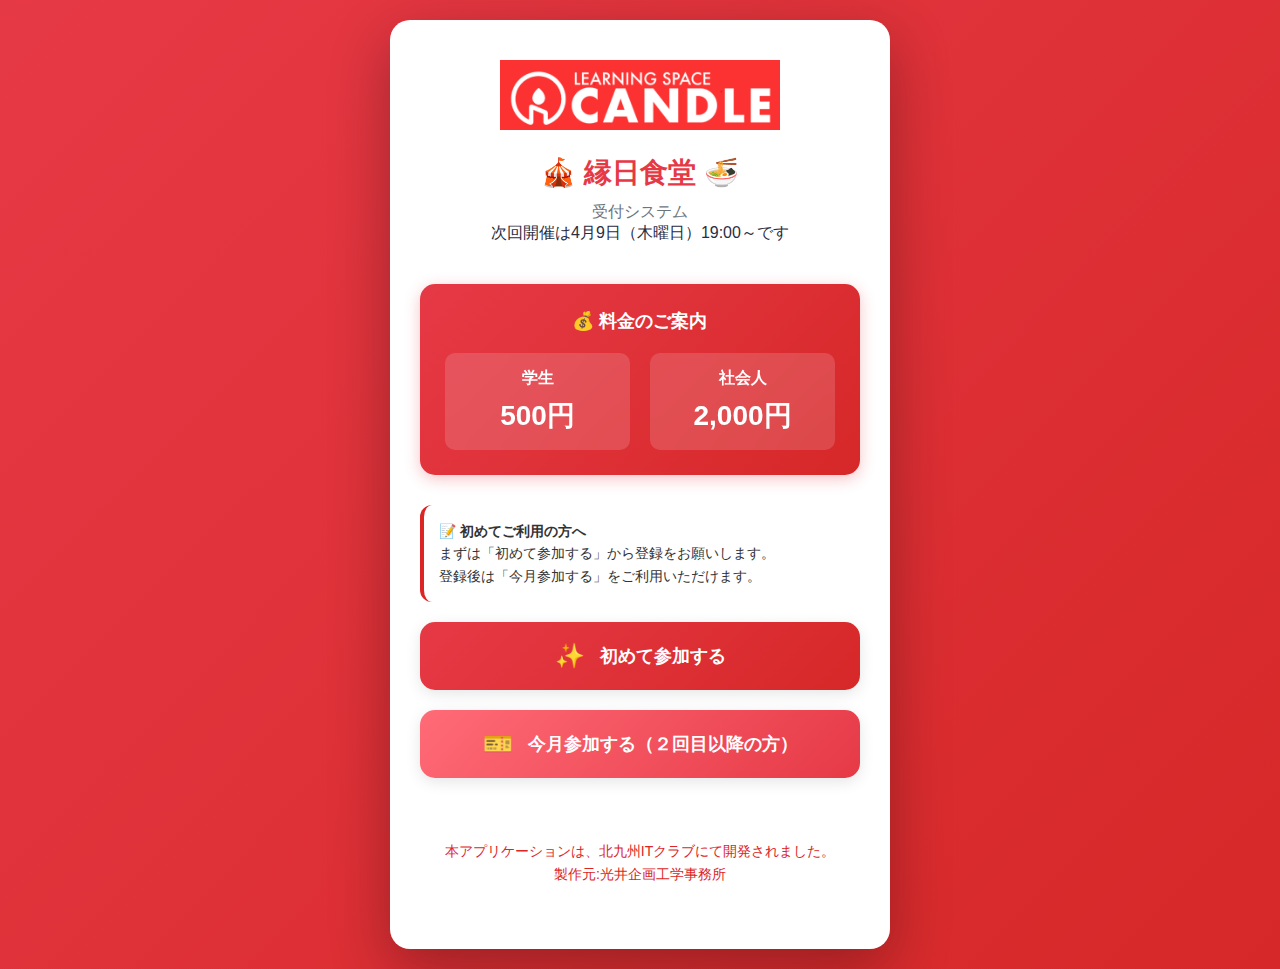
<file: index.html>
<!DOCTYPE html>
<html lang="ja">
<head>
  <meta charset="UTF-8">
  <meta name="viewport" content="width=device-width, initial-scale=1.0">
  <title>縁日食堂 受付 - CANDLE</title>
  <link rel="stylesheet" href="css_style.css">
</head>
<body>
  <div class="container">
    <header>
      <!-- CANDLEロゴ -->
      <div class="logo-container">
        <img src="candle-logo.png" alt="CANDLE LEARNING SPACE" class="candle-logo">
      </div>
      
      <h1>🎪 縁日食堂 🍜</h1>
      <p class="subtitle">受付システム</p>
      <p class="next-event">次回開催は4月9日（木曜日）19:00～です</p>
    </header>
    
    <!-- 料金案内 -->
    <div class="price-info">
      <h3>💰 料金のご案内</h3>
      <div class="price-list">
        <div class="price-item">
          <span class="category">学生</span>
          <span class="price">500円</span>
        </div>
        <div class="price-item">
          <span class="category">社会人</span>
          <span class="price">2,000円</span>
        </div>
      </div>
    </div>
    
    <!-- 初回登録案内 -->
    <div style="background-color: rgba(255, 255, 255, 0.95); border-radius: 12px; padding: 15px; margin: 20px 0; border-left: 4px solid #dc2626;">
      <p style="margin: 0; font-size: 14px; line-height: 1.6; color: #333;">
        <strong>📝 初めてご利用の方へ</strong><br>
        まずは「初めて参加する」から登録をお願いします。<br>
        登録後は「今月参加する」をご利用いただけます。
      </p>
    </div>
    
    <main>
      <a href="first.html" class="button button-primary">
        <span class="emoji">✨</span>
        <span class="text">初めて参加する</span>
      </a>
      
      <!-- ✅ 2回目以降のボタン（有効化） -->
      <a href="today.html" class="button button-secondary">
        <span class="emoji">🎫</span>
        <span class="text">今月参加する（２回目以降の方）</span>
      </a>
      
      <!-- フッター -->
      <footer style="text-align: center; padding: 20px; margin-top: 40px; color: #dc2626; font-size: 14px;">
        <p style="margin: 5px 0;">本アプリケーションは、北九州ITクラブにて開発されました。</p>
        <p style="margin: 5px 0;">製作元:光井企画工学事務所</p>
      </footer>
    </main>
  </div>
</body>
</html>
</file>
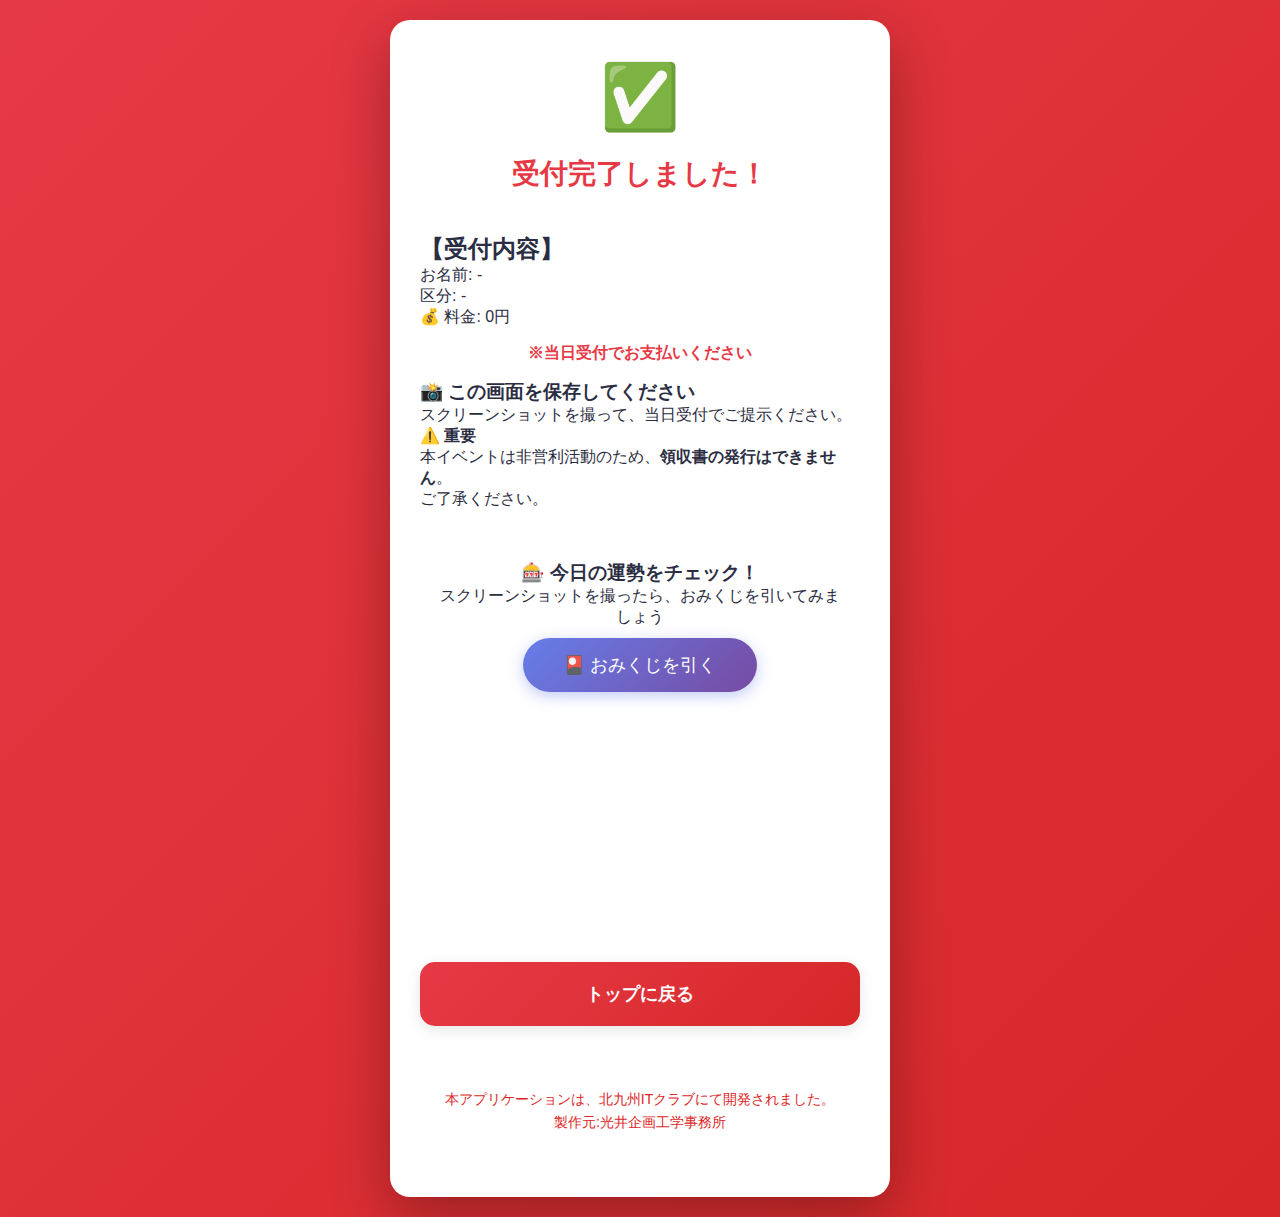
<file: complete.html>
<!DOCTYPE html>
<html lang="ja">
<head>
  <meta charset="UTF-8">
  <meta name="viewport" content="width=device-width, initial-scale=1.0">
  <title>受付完了 - 縁日食堂</title>
  <link rel="stylesheet" href="css_style.css">
  <style>
    /* おみくじ専用スタイル */
    .omikuji-section {
      margin-top: 30px;
      padding: 20px;
      background: rgba(255, 255, 255, 0.95);
      border-radius: 12px;
      text-align: center;
    }
    
    .omikuji-button {
      background: linear-gradient(135deg, #667eea 0%, #764ba2 100%);
      color: white;
      border: none;
      padding: 15px 40px;
      font-size: 18px;
      border-radius: 30px;
      cursor: pointer;
      box-shadow: 0 4px 15px rgba(102, 126, 234, 0.4);
      transition: all 0.3s ease;
      margin-top: 10px;
    }
    
    .omikuji-button:hover {
      transform: translateY(-2px);
      box-shadow: 0 6px 20px rgba(102, 126, 234, 0.6);
    }
    
    .omikuji-button:disabled {
      background: #ccc;
      cursor: not-allowed;
      transform: none;
    }
    
    .omikuji-animation {
      margin-top: 20px;
      min-height: 200px;
      display: flex;
      align-items: center;
      justify-content: center;
    }
    
    .omikuji-card {
      background: white;
      padding: 30px;
      border-radius: 15px;
      box-shadow: 0 10px 40px rgba(0,0,0,0.2);
      animation: cardAppear 0.5s ease-out;
      max-width: 300px;
    }
    
    @keyframes cardAppear {
      from {
        opacity: 0;
        transform: scale(0.8) rotateY(180deg);
      }
      to {
        opacity: 1;
        transform: scale(1) rotateY(0deg);
      }
    }
    
    .omikuji-spinning {
      font-size: 60px;
      animation: spin 0.5s linear infinite;
    }
    
    @keyframes spin {
      from { transform: rotate(0deg); }
      to { transform: rotate(360deg); }
    }
    
    .omikuji-result-title {
      font-size: 36px;
      font-weight: bold;
      margin-bottom: 15px;
      color: #dc2626;
    }
    
    .omikuji-result-message {
      font-size: 16px;
      line-height: 1.6;
      color: #333;
    }
    
    .daikichi { color: #dc2626; }
    .chukichi { color: #ea580c; }
    .shokichi { color: #f59e0b; }
    .kichi { color: #84cc16; }
    .suekichi { color: #06b6d4; }
    .kyo { color: #6366f1; }
    .daikyo { color: #9333ea; }
  </style>
</head>
<body>
  <div class="container">
    <header>
      <div class="success-icon">✅</div>
      <h1>受付完了しました！</h1>
    </header>
    
    <main>
      <div class="receipt-box">
        <h2>【受付内容】</h2>
        <div class="receipt-item">
          <span class="label">お名前:</span>
          <span class="value" id="displayName">-</span>
        </div>
        <div class="receipt-item">
          <span class="label">区分:</span>
          <span class="value" id="displayCategory">-</span>
        </div>
        <div class="divider"></div>
        <div class="receipt-item price-row">
          <span class="label">💰 料金:</span>
          <span class="value price" id="displayPrice">-</span>
        </div>
        <p class="payment-note">※当日受付でお支払いください</p>
      </div>
      
      <div class="info-box">
        <h3>📸 この画面を保存してください</h3>
        <p>スクリーンショットを撮って、当日受付でご提示ください。</p>
        <p class="warning-text">
          <strong>⚠️ 重要</strong><br>
          本イベントは非営利活動のため、<strong>領収書の発行はできません</strong>。<br>
          ご了承ください。
        </p>
      </div>
      
      <!-- 🎰 おみくじガチャセクション -->
      <div class="omikuji-section">
        <h3>🎰 今日の運勢をチェック！</h3>
        <p>スクリーンショットを撮ったら、おみくじを引いてみましょう</p>
        <button class="omikuji-button" id="omikujiBtn" onclick="drawOmikuji()">
          🎴 おみくじを引く
        </button>
        
        <div class="omikuji-animation" id="omikujiResult"></div>
      </div>
      
      <a href="index.html" class="button button-primary" style="margin-top: 30px;">
        トップに戻る
      </a>
      
      <footer style="text-align: center; padding: 20px; margin-top: 40px; color: #dc2626; font-size: 14px;">
        <p style="margin: 5px 0;">本アプリケーションは、北九州ITクラブにて開発されました。</p>
        <p style="margin: 5px 0;">製作元:光井企画工学事務所</p>
      </footer>
    </main>
  </div>
  
  <script>
    // URLパラメータから情報を取得
    const urlParams = new URLSearchParams(window.location.search);
    const name = urlParams.get('name') || '-';
    const category = urlParams.get('category') || '-';
    const price = urlParams.get('price') || '0';
    
    document.getElementById('displayName').textContent = name;
    document.getElementById('displayCategory').textContent = category;
    document.getElementById('displayPrice').textContent = parseInt(price).toLocaleString() + '円';
    
    // おみくじデータ
    const omikujiData = [
      {
        result: '大吉',
        emoji: '🌟',
        message: '今日の出会いに感謝！\n素晴らしい交流が\n生まれる予感です',
        class: 'daikichi'
      },
      {
        result: '中吉',
        emoji: '✨',
        message: '美味しい料理が\nあなたを待っています\n楽しい時間になりそう',
        class: 'chukichi'
      },
      {
        result: '小吉',
        emoji: '🎈',
        message: '新しい学びの予感\nITスキルがアップする日\n頑張りましょう',
        class: 'shokichi'
      },
      {
        result: '吉',
        emoji: '🍀',
        message: '穏やかな一日\n心地よい会話が\n弾みそうです',
        class: 'kichi'
      },
      {
        result: '末吉',
        emoji: '🌸',
        message: '小さな幸せを\n見つけられる日\nゆっくり楽しんで',
        class: 'suekichi'
      },
      {
        result: '凶',
        emoji: '☔',
        message: 'たまには\nこんな日もあります\n料理で元気出して！',
        class: 'kyo'
      },
      {
        result: '大凶',
        emoji: '🌀',
        message: 'レアな結果！\n逆に運が良いかも？\n楽しんでいきましょう',
        class: 'daikyo'
      }
    ];
    
    let hasDrawn = false;
    
    function drawOmikuji() {
      if (hasDrawn) return;
      
      const btn = document.getElementById('omikujiBtn');
      const resultDiv = document.getElementById('omikujiResult');
      
      // ボタン無効化
      btn.disabled = true;
      btn.textContent = '抽選中...';
      
      // スピニングアニメーション
      resultDiv.innerHTML = '<div class="omikuji-spinning">🎴</div>';
      
      // 2.5秒後に結果表示
      setTimeout(() => {
        const randomIndex = Math.floor(Math.random() * omikujiData.length);
        const omikuji = omikujiData[randomIndex];
        
        resultDiv.innerHTML = `
          <div class="omikuji-card">
            <div class="omikuji-result-title ${omikuji.class}">
              ${omikuji.emoji} ${omikuji.result} ${omikuji.emoji}
            </div>
            <div class="omikuji-result-message">
              ${omikuji.message.split('\n').join('<br>')}
            </div>
          </div>
        `;
        
        hasDrawn = true;
        btn.textContent = '✅ 引き済み';
      }, 2500);
    }
  </script>
</body>
</html>
</file>
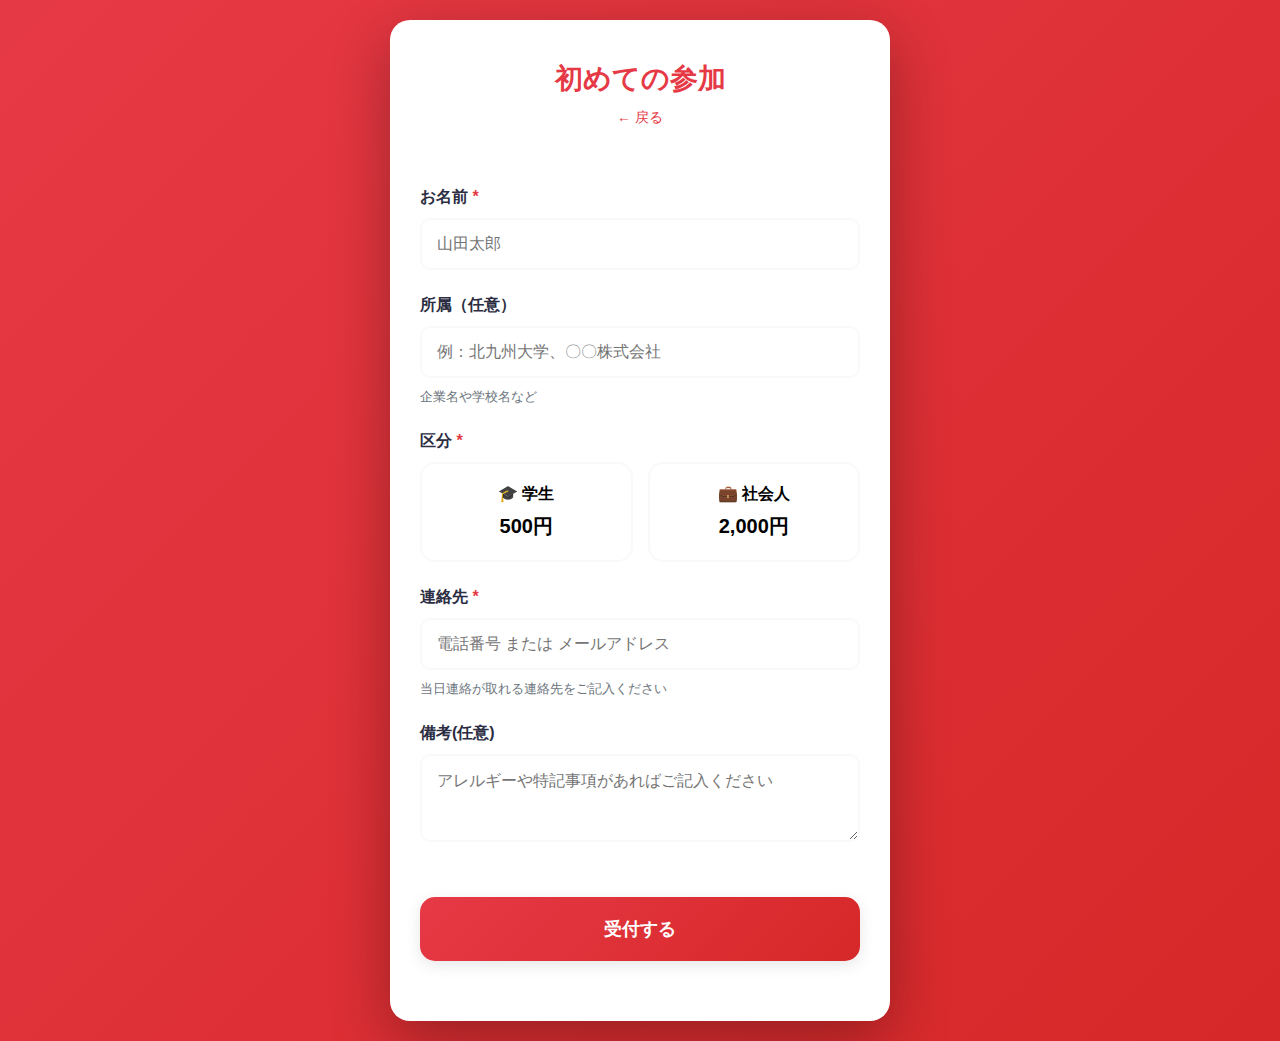
<file: first.html>
<!DOCTYPE html>
<html lang="ja">
<head>
  <meta charset="UTF-8">
  <meta name="viewport" content="width=device-width, initial-scale=1.0">
  <title>初回参加 - 縁日食堂</title>
  <link rel="stylesheet" href="css_style.css">
</head>
<body>
  <div class="container">
    <header>
      <h1>初めての参加</h1>
      <a href="index.html" class="back-link">← 戻る</a>
    </header>
    <main>
      <form id="firstForm" class="form">
        <div class="form-group">
          <label for="name">お名前 <span class="required">*</span></label>
          <input type="text" id="name" name="name" required placeholder="山田太郎">
        </div>
        
        <!-- ✅ 所属フィールド追加 -->
        <div class="form-group">
          <label for="affiliation">所属（任意）</label>
          <input type="text" id="affiliation" name="affiliation" placeholder="例：北九州大学、〇〇株式会社">
          <small>企業名や学校名など</small>
        </div>
        
        <!-- 区分選択 -->
        <div class="form-group">
          <label>区分 <span class="required">*</span></label>
          <div class="category-buttons">
            <button type="button" class="category-btn" data-category="学生" data-price="500">
              <span class="category-label">🎓 学生</span>
              <span class="category-price">500円</span>
            </button>
            <button type="button" class="category-btn" data-category="社会人" data-price="2000">
              <span class="category-label">💼 社会人</span>
              <span class="category-price">2,000円</span>
            </button>
          </div>
          <input type="hidden" id="category" name="category" required>
          <input type="hidden" id="price" name="price">
        </div>
        
        <!-- 料金表示エリア -->
        <div class="price-display" id="priceDisplay" style="display: none;">
          <div class="price-label">💰 お支払い料金</div>
          <div class="price-amount" id="totalPrice">0円</div>
          <div class="price-note">※当日受付でお支払いください</div>
        </div>
        
        <div class="form-group">
          <label for="contact">連絡先 <span class="required">*</span></label>
          <input type="text" id="contact" name="contact" required 
                 placeholder="電話番号 または メールアドレス">
          <small>当日連絡が取れる連絡先をご記入ください</small>
        </div>
        
        <div class="form-group">
          <label for="memo">備考(任意)</label>
          <textarea id="memo" name="memo" rows="3" 
                    placeholder="アレルギーや特記事項があればご記入ください"></textarea>
        </div>
        
        <button type="submit" class="button button-submit" id="submitBtn">
          <span class="loading-spinner" style="display: none;">⏳</span>
          <span class="submit-text">受付する</span>
        </button>
      </form>
    </main>
  </div>
  
  <script src="js_config.js"></script>
  <script src="js_submit.js"></script>
  <script>
    let selectedCategory = '';
    let selectedPrice = 0;
    
    // 区分ボタンの処理
    document.querySelectorAll('.category-btn').forEach(btn => {
      btn.addEventListener('click', function() {
        document.querySelectorAll('.category-btn').forEach(b => 
          b.classList.remove('active'));
        this.classList.add('active');
        
        selectedCategory = this.dataset.category;
        selectedPrice = parseInt(this.dataset.price);
        
        document.getElementById('category').value = selectedCategory;
        document.getElementById('price').value = selectedPrice;
        
        document.getElementById('totalPrice').textContent = 
          selectedPrice.toLocaleString() + '円';
        document.getElementById('priceDisplay').style.display = 'block';
      });
    });
    
    // フォーム送信処理
    document.getElementById('firstForm').addEventListener('submit', async function(e) {
      e.preventDefault();
      
      if (!selectedCategory) {
        alert('区分を選択してください');
        return;
      }
      
      const submitBtn = document.getElementById('submitBtn');
      const spinner = submitBtn.querySelector('.loading-spinner');
      const submitText = submitBtn.querySelector('.submit-text');
      
      submitBtn.disabled = true;
      spinner.style.display = 'inline-block';
      submitText.textContent = '送信中...';
      
      try {
        // ✅ affiliation を追加
        const formData = {
          type: '初めて参加',
          name: document.getElementById('name').value,
          affiliation: document.getElementById('affiliation').value,
          category: selectedCategory,
          price: selectedPrice,
          contact: document.getElementById('contact').value,
          memo: document.getElementById('memo').value
        };
        
        await submitToGoogleForm(formData);
        saveToLocalStorage(formData);
        
        location.href = 'complete.html?name=' + encodeURIComponent(formData.name) + 
                        '&category=' + encodeURIComponent(formData.category) + 
                        '&price=' + selectedPrice;
        
      } catch (error) {
        alert('送信に失敗しました。もう一度お試しください。\n' + error.message);
        
        submitBtn.disabled = false;
        spinner.style.display = 'none';
        submitText.textContent = '受付する';
      }
    });
  </script>
</body>
</html>
</file>
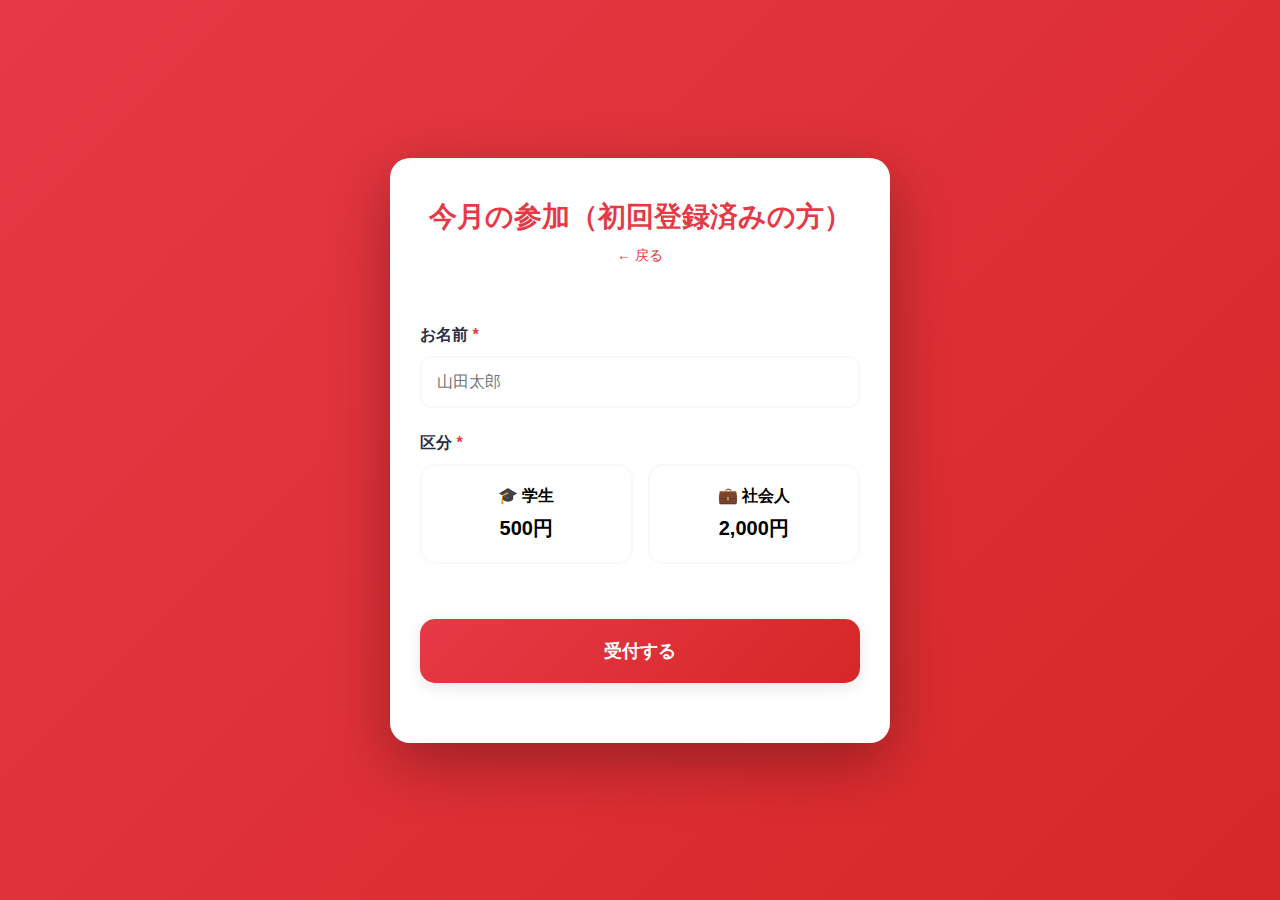
<file: today.html>
<!DOCTYPE html>
<html lang="ja">
<head>
  <meta charset="UTF-8">
  <meta name="viewport" content="width=device-width, initial-scale=1.0">
  <title>当日参加 - 縁日食堂</title>
  <link rel="stylesheet" href="css_style.css">
</head>
<body>
  <div class="container">
    <header>
      <h1>今月の参加（初回登録済みの方）</h1>
      <a href="index.html" class="back-link">← 戻る</a>
    </header>

    <main>
      <form id="todayForm" class="form">
        <div class="form-group">
          <label for="name">お名前 <span class="required">*</span></label>
          <input type="text" id="name" name="name" required placeholder="山田太郎">
        </div>

        <!-- 区分選択 -->
        <div class="form-group">
          <label>区分 <span class="required">*</span></label>
          <div class="category-buttons">
            <button type="button" class="category-btn" data-category="学生" data-price="500">
              <span class="category-label">🎓 学生</span>
              <span class="category-price">500円</span>
            </button>
            <button type="button" class="category-btn" data-category="社会人" data-price="2000">
              <span class="category-label">💼 社会人</span>
              <span class="category-price">2,000円</span>
            </button>
          </div>
          <input type="hidden" id="category" name="category" required>
          <input type="hidden" id="price" name="price">
        </div>

        <!-- 料金表示エリア -->
        <div class="price-display" id="priceDisplay" style="display: none;">
          <div class="price-label">💰 お支払い料金</div>
          <div class="price-amount" id="totalPrice">0円</div>
          <div class="price-note">※当日受付でお支払いください</div>
        </div>

        <button type="submit" class="button button-submit" id="submitBtn">
          <span class="loading-spinner" style="display: none;">⏳</span>
          <span class="submit-text">受付する</span>
        </button>
      </form>
    </main>
  </div>

  <script src="js_config.js"></script>
  <script src="js_submit.js"></script>
  <script>
    let selectedCategory = '';
    let selectedPrice = 0;

    // 区分ボタンの処理
    document.querySelectorAll('.category-btn').forEach(btn => {
      btn.addEventListener('click', function() {
        // 全てのボタンからactiveクラスを削除
        document.querySelectorAll('.category-btn').forEach(b => 
          b.classList.remove('active'));
        
        // クリックされたボタンにactiveクラスを追加
        this.classList.add('active');
        
        // 選択された区分と料金を取得
        selectedCategory = this.dataset.category;
        selectedPrice = parseInt(this.dataset.price);
        
        // hidden inputに値を設定
        document.getElementById('category').value = selectedCategory;
        document.getElementById('price').value = selectedPrice;
        
        // 料金表示エリアを更新して表示
        document.getElementById('totalPrice').textContent = 
          selectedPrice.toLocaleString() + '円';
        document.getElementById('priceDisplay').style.display = 'block';
      });
    });

    // フォーム送信処理
    document.getElementById('todayForm').addEventListener('submit', async function(e) {
      e.preventDefault();
      
      // 区分が選択されているか確認
      if (!selectedCategory) {
        alert('区分を選択してください');
        return;
      }
      
      const submitBtn = document.getElementById('submitBtn');
      const spinner = submitBtn.querySelector('.loading-spinner');
      const submitText = submitBtn.querySelector('.submit-text');
      
      // ローディング表示
      submitBtn.disabled = true;
      spinner.style.display = 'inline-block';
      submitText.textContent = '送信中...';

      try {
        // フォームデータを取得
        const formData = {
          type: '今月参加',  // ✅ 固定値に変更
          name: document.getElementById('name').value,
          category: selectedCategory,
          price: selectedPrice,
          contact: '',
          memo: ''
        };

        // Google Formsへ送信
        await submitToGoogleForm(formData);
        
        // ローカルストレージにバックアップ
        saveToLocalStorage(formData);
        
        // ✅ 完了ページへ遷移（パラメータ追加）
        location.href = 'complete.html?name=' + encodeURIComponent(formData.name) + 
                        '&category=' + encodeURIComponent(formData.category) + 
                        '&price=' + selectedPrice;
        
      } catch (error) {
        alert('送信に失敗しました。もう一度お試しください。\n' + error.message);
        
        // ボタンを元に戻す
        submitBtn.disabled = false;
        spinner.style.display = 'none';
        submitText.textContent = '受付する';
      }
    });
  </script>
</body>
</html>
</file>
<file: css_style.css>
/* ==================== */
/* CANDLEブランドカラー  */
/* ==================== */
:root {
  --candle-red: #E63946;
  --candle-red-dark: #D62828;
  --candle-red-light: #FF6B77;
  --candle-white: #FFFFFF;
  --candle-gray-light: #F8F9FA;
  --candle-gray: #6C757D;
  --candle-dark: #2B2D42;
}

/* ==================== */
/* リセット & 基本設定   */
/* ==================== */
* {
  margin: 0;
  padding: 0;
  box-sizing: border-box;
}

body {
  font-family: -apple-system, BlinkMacSystemFont, "Segoe UI", "Hiragino Sans", 
               "Hiragino Kaku Gothic ProN", Meiryo, sans-serif;
  background: linear-gradient(135deg, var(--candle-red) 0%, var(--candle-red-dark) 100%);
  min-height: 100vh;
  display: flex;
  align-items: center;
  justify-content: center;
  padding: 20px;
  color: var(--candle-dark);
}

.container {
  background: var(--candle-white);
  border-radius: 20px;
  box-shadow: 0 20px 60px rgba(0,0,0,0.3);
  max-width: 500px;
  width: 100%;
  padding: 40px 30px;
  animation: slideUp 0.5s ease;
}

@keyframes slideUp {
  from {
    opacity: 0;
    transform: translateY(30px);
  }
  to {
    opacity: 1;
    transform: translateY(0);
  }
}

/* ==================== */
/* ロゴ                 */
/* ==================== */
.logo-container {
  text-align: center;
  margin-bottom: 20px;
}

.candle-logo {
  max-width: 280px;
  height: auto;
  display: inline-block;
}

/* ==================== */
/* ヘッダー             */
/* ==================== */
header {
  text-align: center;
  margin-bottom: 40px;
}

h1 {
  font-size: 28px;
  color: var(--candle-red);
  margin-bottom: 10px;
  font-weight: bold;
}

.subtitle {
  font-size: 16px;
  color: var(--candle-gray);
}

.back-link {
  display: inline-block;
  color: var(--candle-red);
  text-decoration: none;
  font-size: 14px;
  margin-bottom: 20px;
  transition: color 0.3s;
}

.back-link:hover {
  color: var(--candle-red-dark);
}

/* ==================== */
/* 料金案内             */
/* ==================== */
.price-info {
  background: linear-gradient(135deg, var(--candle-red) 0%, var(--candle-red-dark) 100%);
  border-radius: 15px;
  padding: 25px;
  margin-bottom: 30px;
  box-shadow: 0 4px 15px rgba(230, 57, 70, 0.3);
  color: var(--candle-white);
}

.price-info h3 {
  font-size: 18px;
  margin-bottom: 20px;
  text-align: center;
  font-weight: bold;
}

.price-list {
  display: flex;
  justify-content: space-around;
  gap: 20px;
}

.price-item {
  display: flex;
  flex-direction: column;
  align-items: center;
  gap: 8px;
  flex: 1;
  background: rgba(255, 255, 255, 0.15);
  padding: 15px;
  border-radius: 10px;
  backdrop-filter: blur(10px);
}

.price-item .category {
  font-size: 16px;
  font-weight: bold;
}

.price-item .price {
  font-size: 28px;
  font-weight: bold;
}

/* ==================== */
/* ボタン               */
/* ==================== */
.button {
  display: flex;
  align-items: center;
  justify-content: center;
  gap: 15px;
  width: 100%;
  padding: 20px;
  margin-bottom: 20px;
  border: none;
  border-radius: 15px;
  font-size: 18px;
  font-weight: bold;
  text-decoration: none;
  cursor: pointer;
  transition: all 0.3s ease;
  box-shadow: 0 4px 15px rgba(0,0,0,0.1);
}

.button-primary {
  background: linear-gradient(135deg, var(--candle-red) 0%, var(--candle-red-dark) 100%);
  color: var(--candle-white);
}

.button-primary:hover {
  transform: translateY(-3px);
  box-shadow: 0 6px 20px rgba(230, 57, 70, 0.4);
}

.button-secondary {
  background: linear-gradient(135deg, var(--candle-red-light) 0%, var(--candle-red) 100%);
  color: var(--candle-white);
}

.button-secondary:hover {
  transform: translateY(-3px);
  box-shadow: 0 6px 20px rgba(255, 107, 119, 0.4);
}

.button-submit {
  background: linear-gradient(135deg, var(--candle-red) 0%, var(--candle-red-dark) 100%);
  color: var(--candle-white);
  margin-top: 30px;
}

.button-submit:hover:not(:disabled) {
  transform: translateY(-3px);
  box-shadow: 0 6px 20px rgba(230, 57, 70, 0.4);
}

.button-submit:disabled {
  opacity: 0.6;
  cursor: not-allowed;
}

.emoji {
  font-size: 24px;
}

/* ==================== */
/* フォーム             */
/* ==================== */
.form {
  display: flex;
  flex-direction: column;
  gap: 25px;
}

.form-group {
  display: flex;
  flex-direction: column;
  gap: 10px;
}

label {
  font-weight: bold;
  font-size: 16px;
  color: var(--candle-dark);
}

.required {
  color: var(--candle-red);
}

input[type="text"],
input[type="tel"],
input[type="email"],
textarea {
  width: 100%;
  padding: 15px;
  border: 2px solid var(--candle-gray-light);
  border-radius: 10px;
  font-size: 16px;
  transition: border-color 0.3s;
}

input:focus,
textarea:focus {
  outline: none;
  border-color: var(--candle-red);
}

textarea {
  resize: vertical;
  font-family: inherit;
}

small {
  font-size: 13px;
  color: var(--candle-gray);
}

/* ==================== */
/* 区分ボタン           */
/* ==================== */
.category-buttons {
  display: grid;
  grid-template-columns: 1fr 1fr;
  gap: 15px;
}

.category-btn {
  display: flex;
  flex-direction: column;
  align-items: center;
  gap: 8px;
  padding: 20px 15px;
  border: 2px solid var(--candle-gray-light);
  border-radius: 15px;
  background: var(--candle-white);
  cursor: pointer;
  transition: all 0.3s;
}

.category-btn:hover {
  border-color: var(--candle-red);
  background: #FFF5F5;
  transform: translateY(-2px);
}

.category-btn.active {
  border-color: var(--candle-red);
  background: linear-gradient(135deg, var(--candle-red) 0%, var(--candle-red-dark) 100%);
  color: var(--candle-white);
  box-shadow: 0 6px 20px rgba(230, 57, 70, 0.4);
}

.category-label {
  font-size: 16px;
  font-weight: bold;
}

.category-price {
  font-size: 20px;
  font-weight: bold;
}

.category-btn.active .category-price {
  color: var(--candle-white);
}

/* ==================== */
/* 料金表示             */
/* ==================== */
.price-display {
  background: linear-gradient(135deg, var(--candle-red) 0%, var(--candle-red-dark) 100%);
  color: var(--candle-white);
  padding: 20px;
  border-radius: 15px;
  text-align: center;
  margin: 20px 0;
  box-shadow: 0 4px 15px rgba(230, 57, 70, 0.3);
}

.price-label {
  font-size: 14px;
  margin-bottom: 10px;
  opacity: 0.9;
}

.price-amount {
  font-size: 32px;
  font-weight: bold;
  margin-bottom: 10px;
}

.price-note {
  font-size: 13px;
  opacity: 0.9;
}

/* ==================== */
/* 受付内容（レシート） */
/* ==================== */
.receipt {
  background: var(--candle-gray-light);
  border-radius: 10px;
  padding: 20px;
  margin: 20px 0;
}

.receipt-row {
  display: flex;
  justify-content: space-between;
  padding: 10px 0;
  border-bottom: 1px dashed #DEE2E6;
}

.receipt-row:last-child {
  border-bottom: none;
}

.receipt-row.total {
  margin-top: 10px;
  padding-top: 15px;
  border-top: 2px solid var(--candle-red);
  font-size: 18px;
  font-weight: bold;
}

.receipt-row .label {
  color: var(--candle-gray);
}

.receipt-row .value {
  color: var(--candle-dark);
  font-weight: bold;
}

.receipt-row.total .value.price {
  color: var(--candle-red);
  font-size: 24px;
}

.payment-note {
  text-align: center;
  color: var(--candle-red);
  font-weight: bold;
  margin: 15px 0;
  font-size: 16px;
}

/* ==================== */
/* 完了画面             */
/* ==================== */
.success-icon {
  font-size: 64px;
  margin-bottom: 20px;
  animation: bounce 0.6s ease;
}

@keyframes bounce {
  0%, 100% { transform: scale(1); }
  50% { transform: scale(1.2); }
}

.message-box {
  text-align: center;
  margin: 30px 0;
  padding: 30px;
  background: var(--candle-gray-light);
  border-radius: 15px;
}

.message-box h3 {
  color: var(--candle-red);
  margin-bottom: 20px;
}

.message {
  font-size:
</file>
